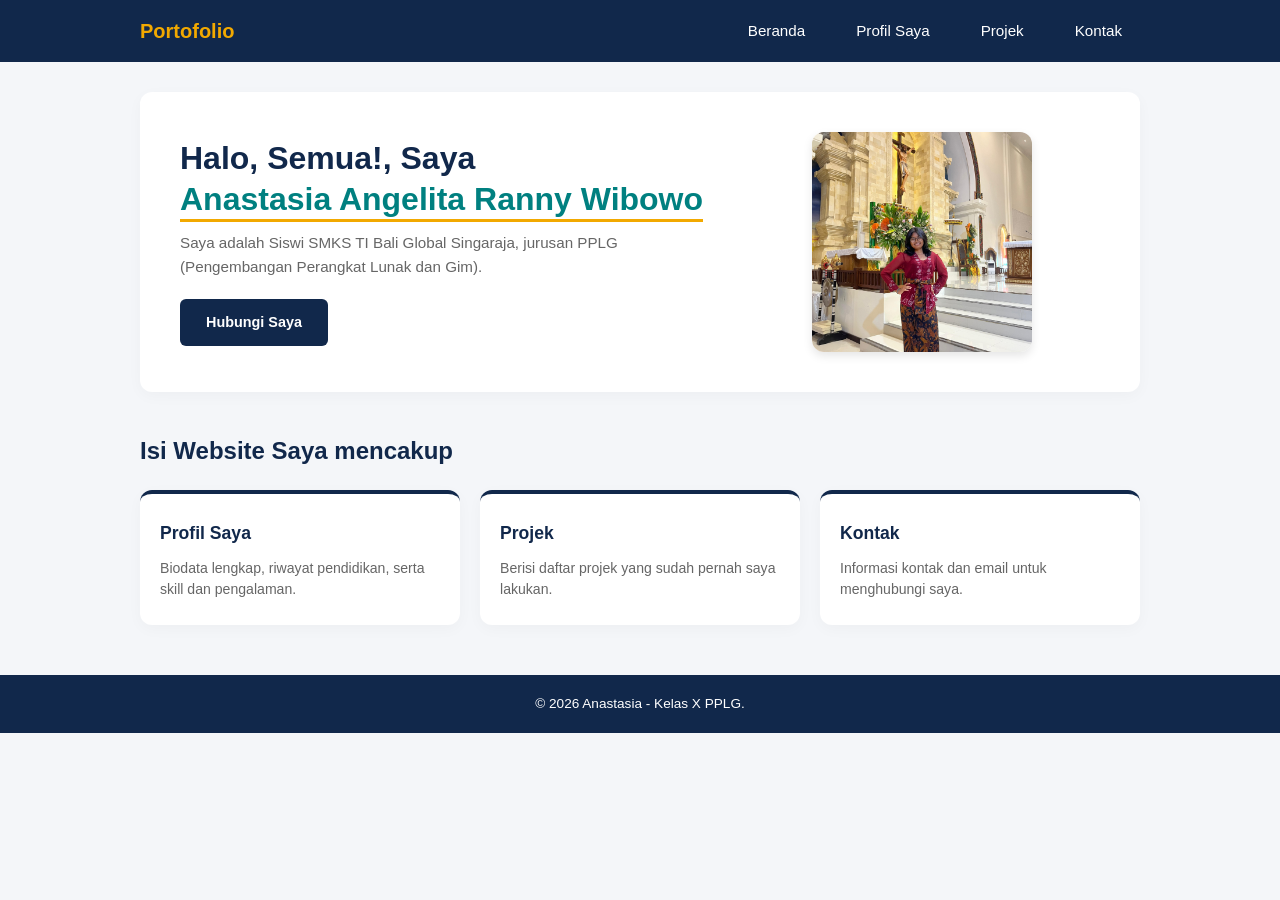
<file: index.html>
<!DOCTYPE html>
<html lang="id">
<head>
	<meta charset="UTF-8">
	<meta name="viewport" content="width=device-width, initial-scale=1.0">
	<title>Portofolio Anastasia</title>
	
	<style>
		
		* {
			box-sizing: border-box;
			margin: 0;
			padding: 0;
		}

		body {
			font-family: 'Segoe UI', Tahoma, Geneva, Verdana, sans-serif;
			background-color: #f4f6f9;
			color: #333333;
			line-height: 1.6;
		}

		
		input[type="radio"] {
			display: none;
		}

		.container {
			width: 90%;
			max-width: 1000px;
			margin: 30px auto;
		}

		
		header {
			background-color: #11284b;
		}
		
	
		.navbar {
			width: 90%;
			max-width: 1000px;
			margin: 0 auto;
			display: flex;
			justify-content: space-between;
			align-items: center;
			padding: 15px 0;
		}

		.logo {
			color: #f2a900;
			font-size: 1.25rem;
			font-weight: bold;
		}

		.nav-links {
			display: flex;
			list-style: none;
			gap: 15px;
			align-items: center;
		}

		.nav-links a {
			color: #ffffff;
			text-decoration: none;
			padding: 8px 18px;
			border-radius: 6px;
			font-size: 0.95rem;
			transition: all 0.3s ease;
		}

		.nav-links a:hover {
			color: #f2a900;
		}

		
		.beranda {
			background-color: #ffffff;
			border-radius: 12px;
			padding: 40px;
			display: flex;
			justify-content: space-between;
			align-items: center;
			gap: 30px;
			box-shadow: 0 4px 15px rgba(0, 0, 0, 0.03);
			margin-bottom: 40px;
		}

		.hero-text {
			flex: 1.2;
		}

		.hero-text h1 {
			font-size: 2rem;
			color: #11284b;
			margin-bottom: 10px;
			font-weight: 600;
			line-height: 1.3;
		}

		.highlight-nama {
			color: #008080;
			border-bottom: 3px solid #f2a900;
			padding-bottom: 2px;
		}

		.deskripsi {
			color: #666666;
			font-size: 0.95rem;
			line-height: 1.6;
			margin-bottom: 20px;
		}

		.btn-primary {
			display: inline-block;
			background-color: #11284b;
			color: #ffffff;
			padding: 12px 26px;
			text-decoration: none;
			border-radius: 6px;
			font-weight: bold;
			font-size: 0.9rem;
			border: none;
			cursor: pointer;
			transition: background-color 0.3s ease;
		}

		.btn-primary:hover {
			background-color: #008080;
		}

	
		.hero-image {
			flex: 0.8;
			display: flex;
			justify-content: center;
		}

		.hero-image img {
			width: 220px;
			height: 220px;
			object-fit: cover;
			border-radius: 12px;
			box-shadow: 0 4px 10px rgba(0, 0, 0, 0.1);
		}

		
		.fokus-section {
			text-align: left;
		}

		.section-title {
			color: #11284b;
			font-size: 1.5rem;
			margin-bottom: 20px;
			font-weight: 600;
		}

		.card-grid {
			display: flex;
			flex-wrap: wrap;
			gap: 20px;
		}

		.card {
			background-color: #ffffff;
			border-radius: 12px;
			padding: 25px 20px;
			text-align: left;
			flex: 1 1 260px;
			box-shadow: 0 4px 15px rgba(0, 0, 0, 0.03);
			border-top: 4px solid #11284b;
		}

		.card h3 {
			color: #11284b;
			font-size: 1.1rem;
			margin-bottom: 10px;
		}

		.card p {
			color: #666666;
			font-size: 0.88rem;
			line-height: 1.5;
		}

	
		footer {
			background-color: #11284b;
			color: #ffffff;
			text-align: center;
			padding: 18px;
			font-size: 0.85rem;
			margin-top: 50px;
		}
		
		@media (max-width: 768px) {
			.navbar {
					flex-direction: column;
					gap: 15px;
			}
			
			.nav-links {
					flex-direction: column;
					width: 100%;
			}
			
			.nav-links li,
			.nav-links a {
					width: 100%;
					text-align: center;
			}
			
			.beranda {
					flex-direction: column-reverse;
					padding: 20px;
					text-align: center;
			}
			
			.card-grid {
					flex-direction: column;
			}
		}
	</style>
</head>
<body>
	
	<input type="radio" name="page" id="tab-beranda" checked>
	<input type="radio" name="page" id="tab-profilsaya">
	<input type="radio" name="page" id="tab-skill">
	<input type="radio" name="page" id="tab-projek">
	<input type="radio" name="page" id="tab-kontak">
	
<header>
	<nav class="navbar">
		<div class="logo">Portofolio</div>
		<ul class="nav-links">
			<li><a href="index.html">Beranda</a></li>
			<li><a href="pages\profil-saya.html">Profil Saya</a></li>
			<li><a href="pages\projek.html">Projek</a></li>
			<li><a href="pages\kontak.html">Kontak</a></li>
		</ul>
	</nav>
</header>

<main class="container">
	<section id="beranda" class="beranda">
		<div class="hero-text">
			<h1>Halo, Semua!, Saya<br><span class="highlight-nama">Anastasia Angelita Ranny Wibowo</span></h1>
			<p class="deskripsi"> 
				Saya adalah Siswi SMKS TI Bali Global Singaraja, jurusan PPLG (Pengembangan Perangkat Lunak dan Gim).
			</p>
			<a href="pages\kontak.html" class="btn-primary">Hubungi Saya</a>
		</div>
		<div class="hero-image">
			<img src="img\Profil.jpg.jpeg" alt="Foto Profil">
		</div>
	</section>
	
	<section class="fokus-section">
		<h2 class="section-title">Isi Website Saya mencakup</h2>
		
		<div class="card-grid">
			<div class="card">
				<h3>Profil Saya</h3>
				<p>
					Biodata lengkap, riwayat pendidikan, serta skill dan pengalaman.
				</p>
			</div>
			
			
			<div class="card">
				<h3>Projek</h3>
				<p>
					Berisi daftar projek yang sudah pernah saya lakukan.
				</p>
			</div>
			
			<div class="card">
				<h3>Kontak</h3>
				<p>
					Informasi kontak dan email untuk menghubungi saya.
				</p>
			</div>
		</div>
	</section>
</main>

<footer>
	<p>&copy; 2026 Anastasia - Kelas X PPLG. </p>
</footer>

</body>
</html>
</file>
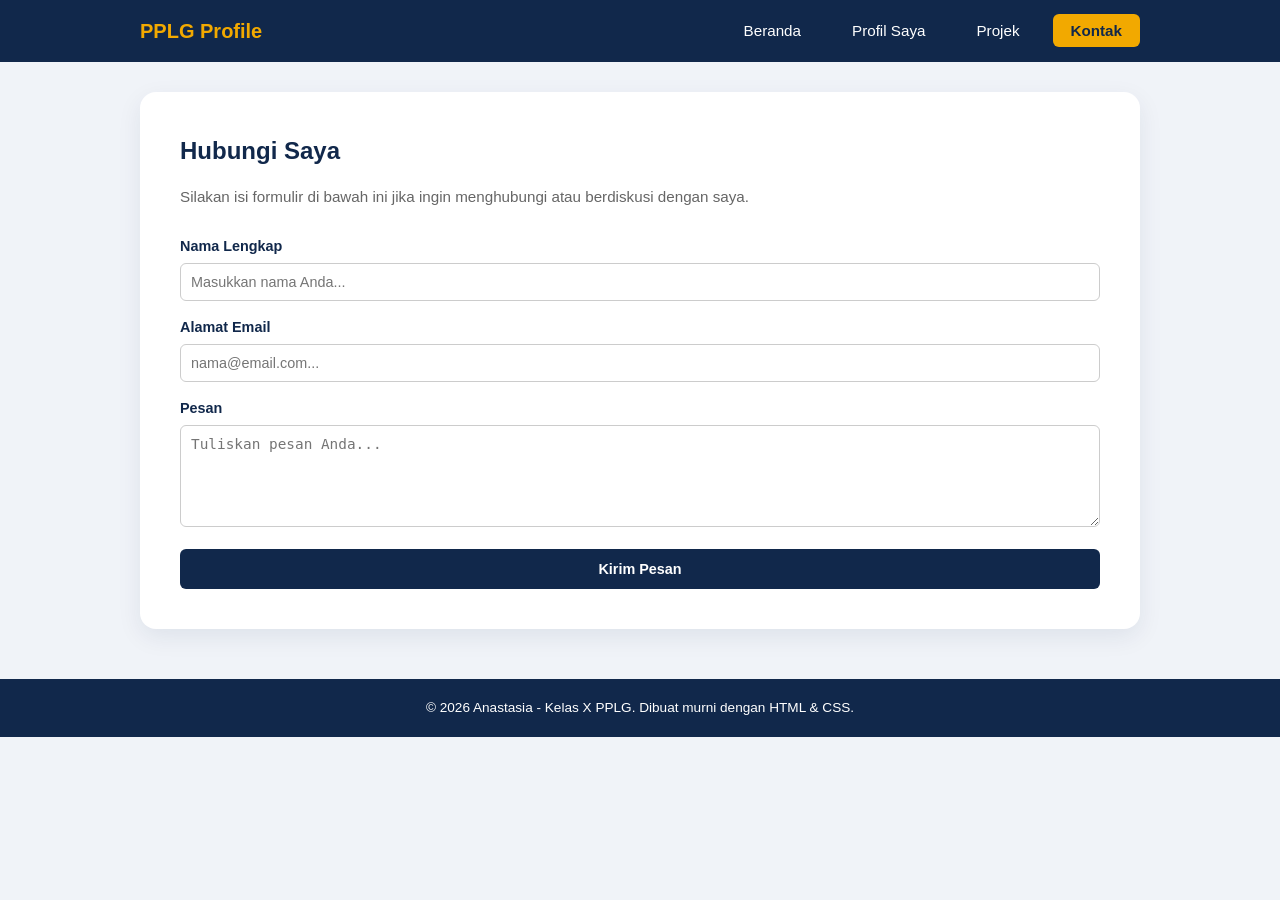
<file: pages/kontak.html>
<!DOCTYPE html>
<html lang="id">
<head>
	<meta charset="UTF-8">
	<meta name="viewport" content="width=device-width, initial-scale=1.0">
	<title>PPLG Profile - Kontak</title>
	<style>
		* {
		  box-sizing: border-box;
		  margin: 0;
		  padding: 0;
		}

		body {
		  font-family: 'Segoe UI', Tahoma, Geneva, Verdana, sans-serif;
		  background-color: #f0f3f8;
		  color: #333333;
		  line-height: 1.6;
		}

		.container {
		  width: 90%;
		  max-width: 1000px;
		  margin: 30px auto;
		}

		header {
		  background-color: #11284b;
		}

		.navbar {
		  width: 90%;
		  max-width: 1000px;
		  margin: 0 auto;
		  display: flex;
		  justify-content: space-between;
		  align-items: center;
		  padding: 15px 0;
		}

		.logo {
		  color: #f2a900;
		  font-size: 1.25rem;
		  font-weight: bold;
		}

		.nav-links {
		  display: flex;
		  list-style: none;
		  gap: 15px;
		  align-items: center;
		}

		.nav-links a {
		  color: #ffffff;
		  text-decoration: none;
		  padding: 8px 18px;
		  border-radius: 6px;
		  font-size: 0.95rem;
		  transition: all 0.3s ease;
		}

		.nav-links a.active {
		  background-color: #f2a900;
		  color: #11284b;
		  font-weight: bold;
		}

		.nav-links a:hover:not(.active) {
		  color: #f2a900;
		}

		.hero-card {
		  background-color: #ffffff;
		  border-radius: 16px;
		  padding: 40px;
		  box-shadow: 0 8px 25px rgba(17, 40, 75, 0.08);
		  margin-bottom: 40px;
		}

		.section-title {
		  color: #11284b;
		  font-size: 1.5rem;
		  margin-bottom: 15px;
		  font-weight: 600;
		}

		.deskripsi {
		  color: #666666;
		  font-size: 0.95rem;
		  line-height: 1.6;
		  margin-bottom: 25px;
		}

		.contact-form {
		  display: flex;
		  flex-direction: column;
		  gap: 15px;
		  text-align: left;
		}

		.form-group label {
		  display: block;
		  margin-bottom: 5px;
		  font-weight: 600;
		  color: #11284b;
		  font-size: 0.9rem;
		}

		.form-group input,
		.form-group textarea {
		  width: 100%;
		  padding: 10px;
		  border: 1px solid #cccccc;
		  border-radius: 6px;
		  font-size: 0.9rem;
		}

		.form-group input:focus,
		.form-group textarea:focus {
		  outline: none;
		  border-color: #008080;
		}

		.btn-primary {
		  display: inline-block;
		  background-color: #11284b;
		  color: #ffffff;
		  padding: 12px 26px;
		  text-decoration: none;
		  border-radius: 6px;
		  font-weight: bold;
		  font-size: 0.9rem;
		  border: none;
		  cursor: pointer;
		  transition: background-color 0.3s ease;
		}

		.btn-primary:hover {
		  background-color: #008080;
		}

		footer {
		  background-color: #11284b;
		  color: #ffffff;
		  text-align: center;
		  padding: 18px;
		  font-size: 0.85rem;
		  margin-top: 50px;
		}
		
		@media (max-width: 768px) {
		  .navbar {
		    flex-direction: column;
		    gap: 15px;
		  }

		  .nav-links {
		    flex-direction: column;
		    width: 100%;
		    gap: 10px;
		  }

		  .nav-links li,
		  .nav-links a {
		    width: 100%;
		    text-align: center;
		  }

		  .hero-card {
		    flex-direction: column-reverse;
		    padding: 20px;
		  }

		  .skill-container {
		    flex-direction: column;
		  }
		}
	</style>
</head>
<body>

	<header>
		<nav class="navbar">
			<div class="logo">PPLG Profile</div>
			<ul class="nav-links">
				<li><a href="..\index.html">Beranda</a></li>
				<li><a href="profil-saya.html">Profil Saya</a></li>
				<li><a href="projek.html">Projek</a></li>
				<li><a href="kontak.html" class="active">Kontak</a></li>
			</ul>
		</nav>
	</header>
	
	<main class="container">
		<section class="hero-card">
			<div style="width: 100%;">
				<h2 class="section-title" style="text-align: left; margin-bottom: 15px;">Hubungi Saya</h2>
				<p class="deskripsi" style="max-width: 100%; margin-bottom: 25px;">
					Silakan isi formulir di bawah ini jika ingin menghubungi atau berdiskusi dengan saya.
				</p>

				<form class="contact-form">
					<div class="form-group">
						<label for="nama">Nama Lengkap</label>
						<input type="text" id="nama" placeholder="Masukkan nama Anda..." required>
					</div>

					<div class="form-group">
						<label for="email">Alamat Email</label>
						<input type="email" id="email" placeholder="nama@email.com..." required>
					</div>

					<div class="form-group">
						<label for="pesan">Pesan</label>
						<textarea id="pesan" rows="5" placeholder="Tuliskan pesan Anda..." required></textarea>
					</div>

					<button type="submit" class="btn-primary">Kirim Pesan</button>
				</form>
			</div>
		</section>
	</main>

	<footer>
		<p>&copy; 2026 Anastasia - Kelas X PPLG. Dibuat murni dengan HTML & CSS.</p>
	</footer>

</body>
</html>
</file>
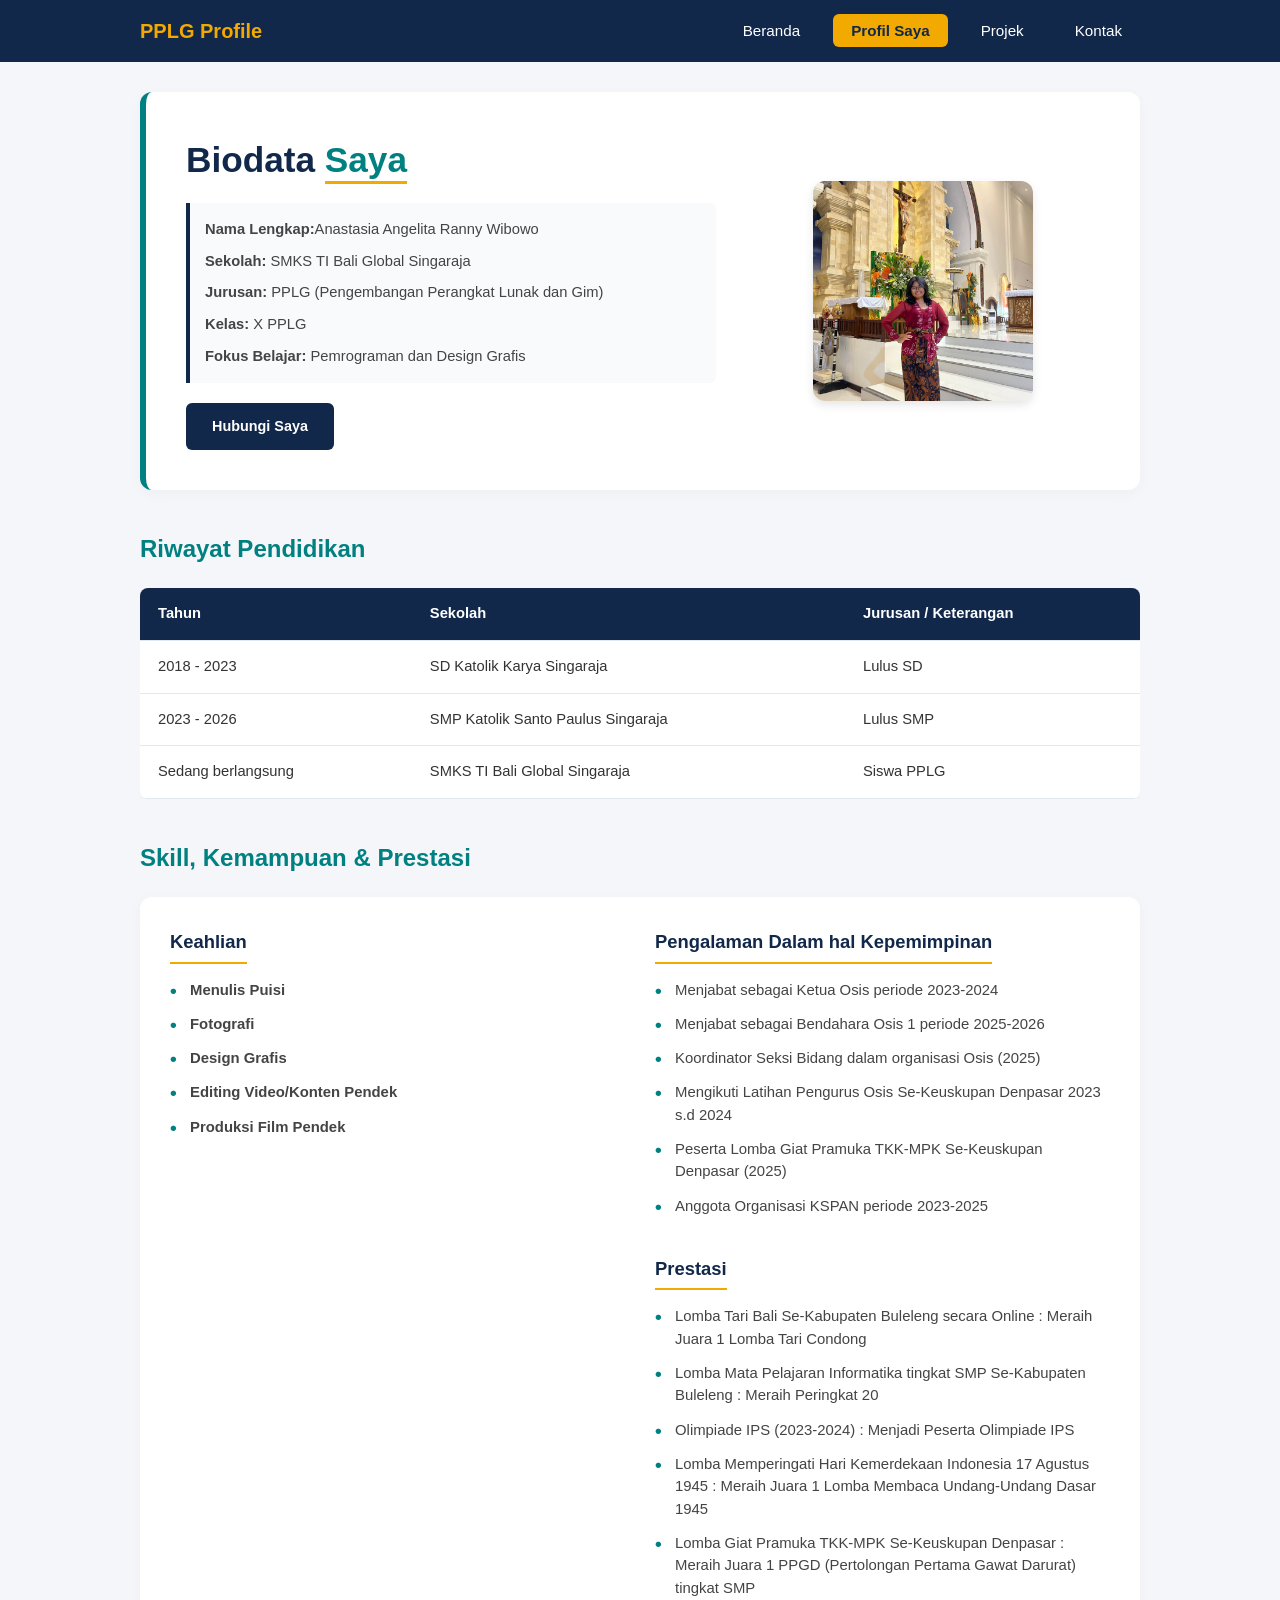
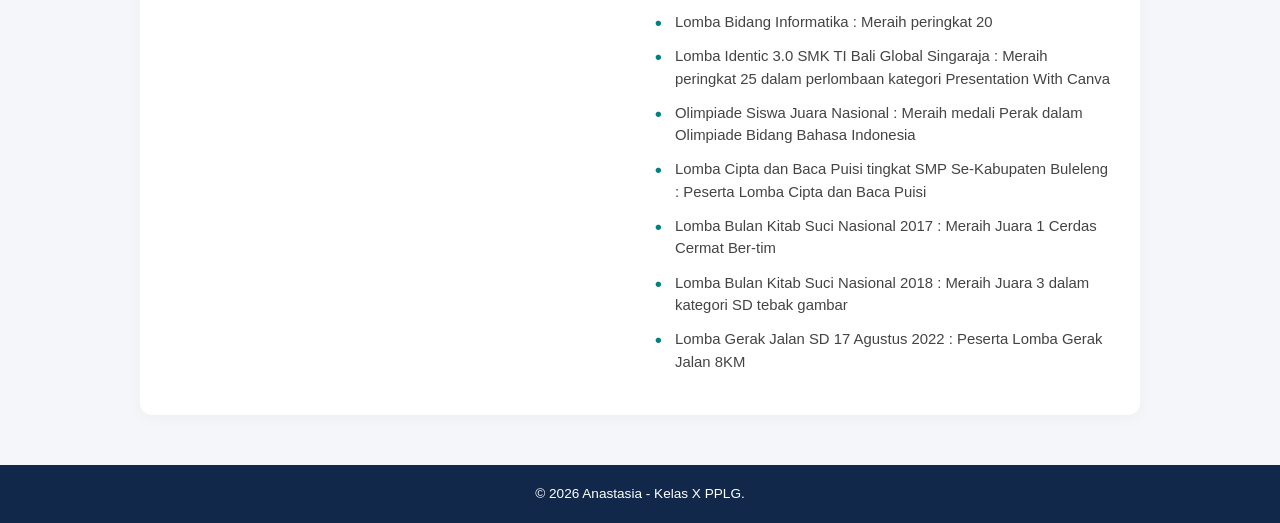
<file: pages/profil-saya.html>
<!DOCTYPE html>
<html lang="id">
<head>
	<meta charset="UTF-8">
	<meta name="viewport" content="width=device-width, initial-scale=1.0">
	<title>PPLG Profile - Profil Saya</title>
	<style>
		* {
		  box-sizing: border-box;
		  margin: 0;
		  padding: 0;
		}

		body {
		  font-family: 'Segoe UI', Tahoma, Geneva, Verdana, sans-serif;
		  background-color: #f4f6f9;
		  color: #333333;
		  line-height: 1.6;
		}

		.container {
		  width: 90%;
		  max-width: 1000px;
		  margin: 30px auto;
		}

		header {
		  background-color: #11284b;
		}

		.navbar {
		  width: 90%;
		  max-width: 1000px;
		  margin: 0 auto;
		  display: flex;
		  justify-content: space-between;
		  align-items: center;
		  padding: 15px 0;
		}

		.logo {
		  color: #f2a900;
		  font-size: 1.25rem;
		  font-weight: bold;
		}

		.nav-links {
		  display: flex;
		  list-style: none;
		  gap: 15px;
		  align-items: center;
		}

		.nav-links a {
		  color: #ffffff;
		  text-decoration: none;
		  padding: 8px 18px;
		  border-radius: 6px;
		  font-size: 0.95rem;
		  transition: all 0.3s ease;
		}

		.nav-links a.active {
		  background-color: #f2a900;
		  color: #11284b;
		  font-weight: bold;
		}

		.nav-links a:hover:not(.active) {
		  color: #f2a900;
		}

		.hero-card {
		  background-color: #ffffff;
		  border-radius: 12px;
		  padding: 40px;
		  display: flex;
		  justify-content: space-between;
		  align-items: center;
		  gap: 30px;
		  box-shadow: 0 4px 15px rgba(0, 0, 0, 0.03);
		  margin-bottom: 40px;
		  border-left: 6px solid #008080;
		}

		.hero-text {
		  flex: 1.2;
		}

		.hero-text h1 {
		  font-size: 2.2rem;
		  color: #11284b;
		  margin-bottom: 15px;
		  font-weight: 600;
		}

		.highlight-nama {
		  color: #008080;
		  border-bottom: 3px solid #f2a900;
		  padding-bottom: 2px;
		}

		.bio-box {
		  background-color: #f8fafc;
		  border-left: 4px solid #11284b;
		  padding: 15px;
		  margin-bottom: 20px;
		  border-radius: 0 6px 6px 0;
		}

		.bio-box p {
		  font-size: 0.92rem;
		  color: #444444;
		  margin-bottom: 8px;
		}

		.bio-box p:last-child {
		  margin-bottom: 0;
		}

		.btn-primary {
		  display: inline-block;
		  background-color: #11284b;
		  color: #ffffff;
		  padding: 12px 26px;
		  text-decoration: none;
		  border-radius: 6px;
		  font-weight: bold;
		  font-size: 0.9rem;
		  border: none;
		  cursor: pointer;
		  transition: background-color 0.3s ease;
		}

		.btn-primary:hover {
		  background-color: #008080;
		}

		.hero-image {
		  flex: 0.8;
		  display: flex;
		  justify-content: center;
		}

		.hero-image img {
		  width: 220px;
		  height: 220px;
		  object-fit: cover;
		  border-radius: 12px;
		  box-shadow: 0 4px 10px rgba(0, 0, 0, 0.1);
		}

		.fokus-section {
		  text-align: left;
		}

		.section-title {
		  color: #008080;
		  font-size: 1.5rem;
		  margin-bottom: 20px;
		  font-weight: 600;
		}

		.tabel-container {
		  overflow-x: auto;
		}

		.custom-table {
		  width: 100%;
		  border-collapse: collapse;
		  background-color: #ffffff;
		  border-radius: 8px;
		  overflow: hidden;
		  box-shadow: 0 4px 10px rgba(0, 0, 0, 0.03);
		}

		.custom-table th,
		.custom-table td {
		  padding: 14px 18px;
		  text-align: left;
		  border-bottom: 1px solid #e2e8f0;
		  font-size: 0.92rem;
		}

		.custom-table th {
		  background-color: #11284b;
		  color: #ffffff;
		  font-weight: 600;
		}

		.custom-table tr:hover {
		  background-color: #f8fafc;
		}

		.skill-container {
		  display: flex;
		  gap: 30px;
		  flex-wrap: wrap;
		  background-color: #ffffff;
		  padding: 30px;
		  border-radius: 12px;
		  box-shadow: 0 4px 15px rgba(0, 0, 0, 0.03);
		}

		.skill-group {
		  flex: 1 1 300px;
		}

		.skill-group h3 {
		  color: #11284b;
		  font-size: 1.15rem;
		  margin-bottom: 15px;
		  border-bottom: 2px solid #f2a900;
		  padding-bottom: 5px;
		  display: inline-block;
		}

		.list-skill {
		  list-style-type: none;
		}

		.list-skill li {
		  position: relative;
		  padding-left: 20px;
		  margin-bottom: 12px;
		  color: #444444;
		  font-size: 0.93rem;
		  line-height: 1.5;
		}

		.list-skill li::before {
		  content: "•";
		  color: #008080;
		  font-weight: bold;
		  font-size: 1.2rem;
		  position: absolute;
		  left: 0;
		  top: -2px;
		}

		footer {
		  background-color: #11284b;
		  color: #ffffff;
		  text-align: center;
		  padding: 18px;
		  font-size: 0.85rem;
		  margin-top: 50px;
		}
		
		
		
		@media (max-width: 768px) {
 
			.container {
					width: 95%;
					margin: 15px auto;
			}

  
			.navbar {
				flex-direction: column;
				gap: 12px;
				padding: 10px 0;
			}

			.nav-links {
				flex-direction: row;
				flex-wrap: wrap;
				justify-content: center;
				gap: 8px;
				width: 100%;
			}

			.nav-links a {
				padding: 6px 10px;
				font-size: 0.85rem;
				white-space: nowrap;
			}

  
			.hero-card,
			.beranda {
				flex-direction: column;
				padding: 20px 15px;
				gap: 20px;
			}

			.hero-text,
			.hero-image {
				width: 100%;
				flex: none;
			}

			.hero-image {
				display: flex;
				justify-content: center;
				margin-top: 10px;
			}

			.hero-image img {
					width: 180px;
					height: 180px;
					max-width: 100%;
			}

 
			.card-grid,
			.skill-container {
				flex-direction: column;
				gap: 15px;
			}

			.skill-container {
				padding: 20px 15px;
			}
		}
	</style>
</head>
<body>
	
	<header>
		<nav class="navbar">
			<div class="logo">PPLG Profile</div>
			<ul class="nav-links">
				<li><a href="..\index.html">Beranda</a></li>
				<li><a href="profil-saya.html" class="active">Profil Saya</a></li>
				<li><a href="projek.html">Projek</a></li>
				<li><a href="kontak.html">Kontak</a></li>
			</ul>
		</nav>
	</header>
	
	<main class="container">
		<section class="hero-card">
			<div class="hero-text">
				<h1>Biodata <span class="highlight-nama">Saya</span></h1>
			
				<div class="bio-box">
					<p><strong>Nama Lengkap:</strong>Anastasia Angelita Ranny Wibowo</p>
					<p><strong>Sekolah:</strong> SMKS TI Bali Global Singaraja</p>
					<p><strong>Jurusan:</strong> PPLG (Pengembangan Perangkat Lunak dan Gim)</p>
					<p><strong>Kelas:</strong> X PPLG</p>
					<p><strong>Fokus Belajar:</strong> Pemrograman dan Design Grafis</p>
				</div>
			
				<a href="kontak.html" class="btn-primary">Hubungi Saya</a>
			</div>
			
			<div class="hero-image">
				<img src="..\img\Profil.jpg.jpeg" alt="Foto Profil">
			</div>
		</section>
		
		<section class="fokus-section">
			<h2 class="section-title">Riwayat Pendidikan</h2>
			
			<div class="tabel-container">
				<table class="custom-table">
					<thead>
						<tr>
							<th>Tahun</th>
							<th>Sekolah</th>
							<th>Jurusan / Keterangan</th>
						</tr>
					</thead>
					<tbody>
						<tr>
							<td> 2018 - 2023</td>
							<td>SD Katolik Karya Singaraja</td>
							<td>Lulus SD</td>
						</tr>
						<tr>
							<td> 2023 - 2026</td>
							<td> SMP Katolik Santo Paulus Singaraja</td>
							<td>Lulus SMP</td>
						</tr>
						<tr>
							<td> Sedang berlangsung</td>
							<td> SMKS TI Bali Global Singaraja</td>
							<td>Siswa PPLG</td>
						</tr>
					</tbody>
				</table>
			</div>
		</section>
		
		<section class="fokus-section" style="margin-top: 40px;">
			<h2 class="section-title">Skill, Kemampuan & Prestasi</h2>
			
			<div class="skill-container">
				<div class="skill-group">
					<h3>Keahlian</h3>
					<ul class="list-skill">
						<li><strong>Menulis Puisi</strong></li>
						<li><strong>Fotografi</strong></li>
						<li><strong>Design Grafis</strong></li>
						<li><strong>Editing Video/Konten Pendek</strong></li>
						<li><strong>Produksi Film Pendek</strong></li>
					</ul>
				</div>
				
				<div class="skill-group">
					<h3>Pengalaman Dalam hal Kepemimpinan</h3>
					<ul class="list-skill">
						<li>Menjabat sebagai Ketua Osis periode 2023-2024</li>
						<li>Menjabat sebagai Bendahara Osis 1 periode 2025-2026</li>
						<li>Koordinator Seksi Bidang dalam organisasi Osis (2025)</li>
						<li>Mengikuti Latihan Pengurus Osis Se-Keuskupan Denpasar 2023 s.d 2024</li>
						<li>Peserta Lomba Giat Pramuka TKK-MPK Se-Keuskupan Denpasar (2025)</li>
						<li>Anggota Organisasi KSPAN periode 2023-2025</li>
					</ul>
					
					<h3 style="margin-top: 25px;">Prestasi</h3>
					<ul class="list-skill">
						<li>Lomba Tari Bali Se-Kabupaten Buleleng secara Online : Meraih Juara 1 Lomba Tari Condong</li>
						<li>Lomba Mata Pelajaran Informatika tingkat SMP Se-Kabupaten Buleleng : Meraih Peringkat 20</li>
						<li>Olimpiade IPS (2023-2024) : Menjadi Peserta Olimpiade IPS</li>
						<li>Lomba Memperingati Hari Kemerdekaan Indonesia 17 Agustus 1945 : Meraih Juara 1 Lomba Membaca Undang-Undang Dasar 1945</li>
						<li>Lomba Giat Pramuka TKK-MPK Se-Keuskupan Denpasar : Meraih Juara 1 PPGD (Pertolongan Pertama Gawat Darurat) tingkat SMP</li>
						<li>Lomba Bidang Informatika : Meraih peringkat 20</li>
						<li>Lomba Identic 3.0 SMK TI Bali Global Singaraja : Meraih peringkat 25 dalam perlombaan kategori Presentation With Canva</li>
						<li>Olimpiade Siswa Juara Nasional : Meraih medali Perak dalam Olimpiade Bidang Bahasa Indonesia</li>
						<li>Lomba Cipta dan Baca Puisi tingkat SMP Se-Kabupaten Buleleng : Peserta Lomba Cipta dan Baca Puisi</li>
						<li>Lomba Bulan Kitab Suci Nasional 2017 : Meraih Juara 1 Cerdas Cermat Ber-tim</li>
						<li>Lomba Bulan Kitab Suci Nasional 2018 : Meraih Juara 3 dalam kategori SD tebak gambar</li>
						<li>Lomba Gerak Jalan SD 17 Agustus 2022 : Peserta Lomba Gerak Jalan 8KM</li>
					</ul>
				</div>
			</div>
		</section>
		
	</main>
		
	<footer>
		<p>&copy; 2026 Anastasia - Kelas X PPLG.</p>
	</footer>
</body>
</html>
</file>
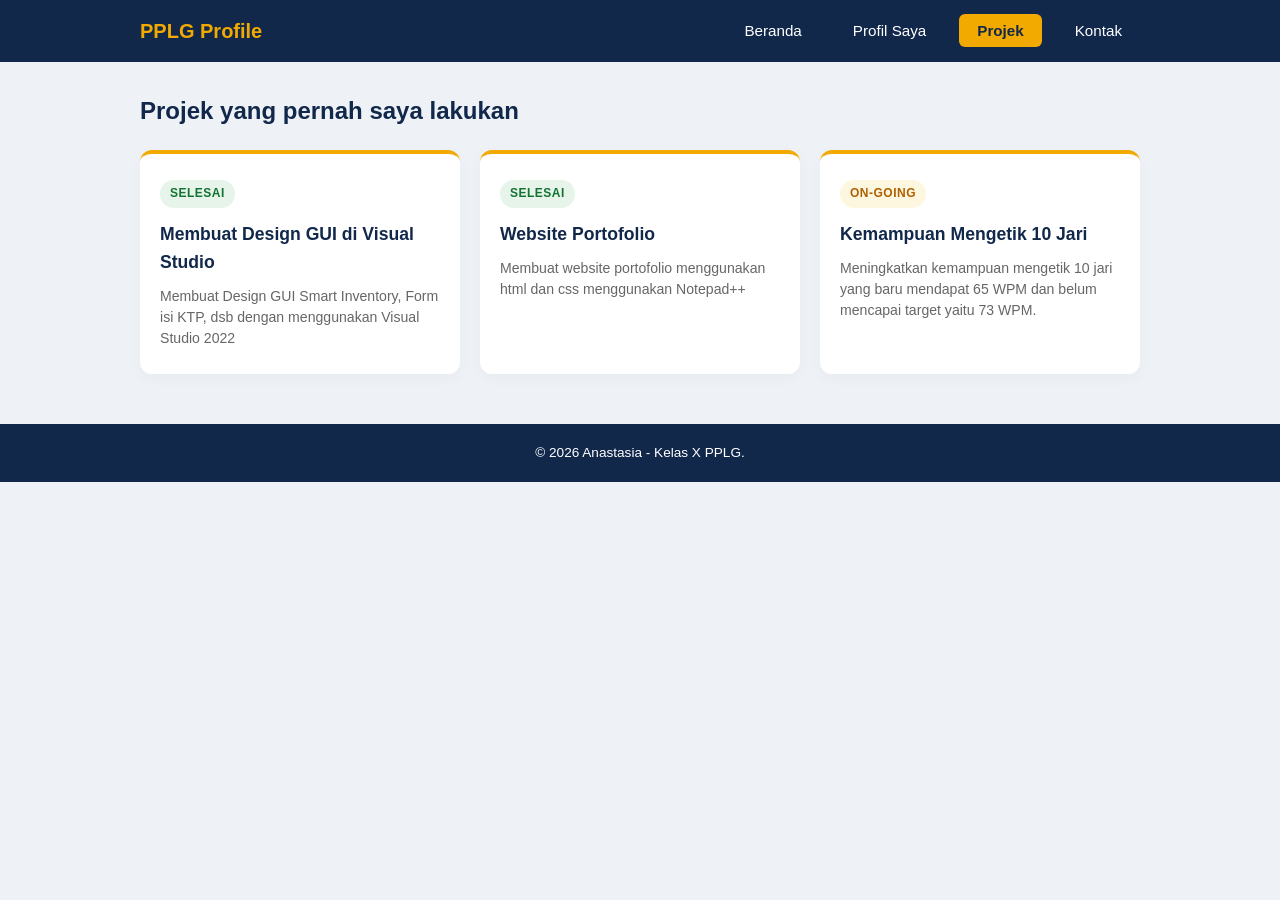
<file: pages/projek.html>
<!DOCTYPE html>
<html lang="id">
<head>
	<meta charset="UTF-8">
	<meta name="viewport" content="width=device-width, initial-scale=1.0">
	<title>PPLG Profile - Projek</title>
	<style>
		* {
		  box-sizing: border-box;
		  margin: 0;
		  padding: 0;
		}

		body {
		  font-family: 'Segoe UI', Tahoma, Geneva, Verdana, sans-serif;
		  background-color: #eef2f7;
		  color: #333333;
		  line-height: 1.6;
		}

		.container {
		  width: 90%;
		  max-width: 1000px;
		  margin: 30px auto;
		}

		header {
		  background-color: #11284b;
		}

		.navbar {
		  width: 90%;
		  max-width: 1000px;
		  margin: 0 auto;
		  display: flex;
		  justify-content: space-between;
		  align-items: center;
		  padding: 15px 0;
		}

		.logo {
		  color: #f2a900;
		  font-size: 1.25rem;
		  font-weight: bold;
		}

		.nav-links {
		  display: flex;
		  list-style: none;
		  gap: 15px;
		  align-items: center;
		}

		.nav-links a {
		  color: #ffffff;
		  text-decoration: none;
		  padding: 8px 18px;
		  border-radius: 6px;
		  font-size: 0.95rem;
		  transition: all 0.3s ease;
		}

		.nav-links a.active {
		  background-color: #f2a900;
		  color: #11284b;
		  font-weight: bold;
		}

		.nav-links a:hover:not(.active) {
		  color: #f2a900;
		}

		.fokus-section {
		  text-align: left;
		}

		.section-title {
		  color: #11284b;
		  font-size: 1.5rem;
		  margin-bottom: 20px;
		  font-weight: 600;
		}

		.card-grid {
		  display: flex;
		  flex-wrap: wrap;
		  gap: 20px;
		}

		.card {
		  background-color: #ffffff;
		  border-radius: 12px;
		  padding: 25px 20px;
		  text-align: left;
		  flex: 1 1 260px;
		  box-shadow: 0 4px 15px rgba(0, 0, 0, 0.03);
		  border-top: 4px solid #f2a900;
		}

		.card h3 {
		  color: #11284b;
		  font-size: 1.1rem;
		  margin-bottom: 10px;
		}

		.card p {
		  color: #666666;
		  font-size: 0.88rem;
		  line-height: 1.5;
		}

		.badge-status {
		  display: inline-block;
		  font-size: 0.75rem;
		  font-weight: bold;
		  padding: 4px 10px;
		  border-radius: 20px;
		  margin-bottom: 12px;
		  text-transform: uppercase;
		  letter-spacing: 0.5px;
		}

		.status-selesai {
		  background-color: #e6f4ea;
		  color: #137333;
		}

		.status-ongoing {
		  background-color: #fef7e0;
		  color: #b06000;
		}

		footer {
		  background-color: #11284b;
		  color: #ffffff;
		  text-align: center;
		  padding: 18px;
		  font-size: 0.85rem;
		  margin-top: 50px;
		}
		
		@media (max-width: 768px) {
		  .navbar {
		    flex-direction: column;
		    gap: 15px;
		  }

		  .nav-links {
		    flex-direction: column;
		    width: 100%;
		    gap: 10px;
		  }

		  .nav-links li,
		  .nav-links a {
		    width: 100%;
		    text-align: center;
		  }

		  .hero-card {
		    flex-direction: column-reverse;
		    padding: 20px;
		  }

		  .skill-container {
		    flex-direction: column;
		  }
		}
	</style>
</head>
<body>

	<header>
		<nav class="navbar">
			<div class="logo">PPLG Profile</div>
			<ul class="nav-links">
				<li><a href="..\index.html">Beranda</a></li>
				<li><a href="profil-saya.html">Profil Saya</a></li>
				<li><a href="projek.html" class="active">Projek</a></li>
				<li><a href="kontak.html">Kontak</a></li>
			</ul>
		</nav>
	</header>
	
	<main class="container">
		<section class="fokus-section">
			<h2 class="section-title">Projek yang pernah saya lakukan</h2>
			
			<div class="card-grid">
				<div class="card">
					<div class="badge-status status-selesai">Selesai</div>
					<h3>Membuat Design GUI di Visual Studio</h3>
					<p>
						Membuat Design GUI Smart Inventory, Form isi KTP, dsb dengan menggunakan Visual Studio 2022
					</p>
				</div>
				
				<div class="card">
					<div class="badge-status status-selesai">Selesai</div>
					<h3>Website Portofolio</h3>
					<p>
						Membuat website portofolio menggunakan html dan css menggunakan Notepad++
					</p>
				</div>
				
				<div class="card">
					<div class="badge-status status-ongoing">On-Going</div>
					<h3>Kemampuan Mengetik 10 Jari</h3>
					<p>
						Meningkatkan kemampuan mengetik 10 jari yang baru mendapat 65 WPM dan belum mencapai target yaitu 73 WPM.
					</p>
				</div>
			</div>
		</section>
	</main>
	
	<footer>
		<p>&copy; 2026 Anastasia - Kelas X PPLG. </p>
	</footer>
	
</body>
</html>
</file>
